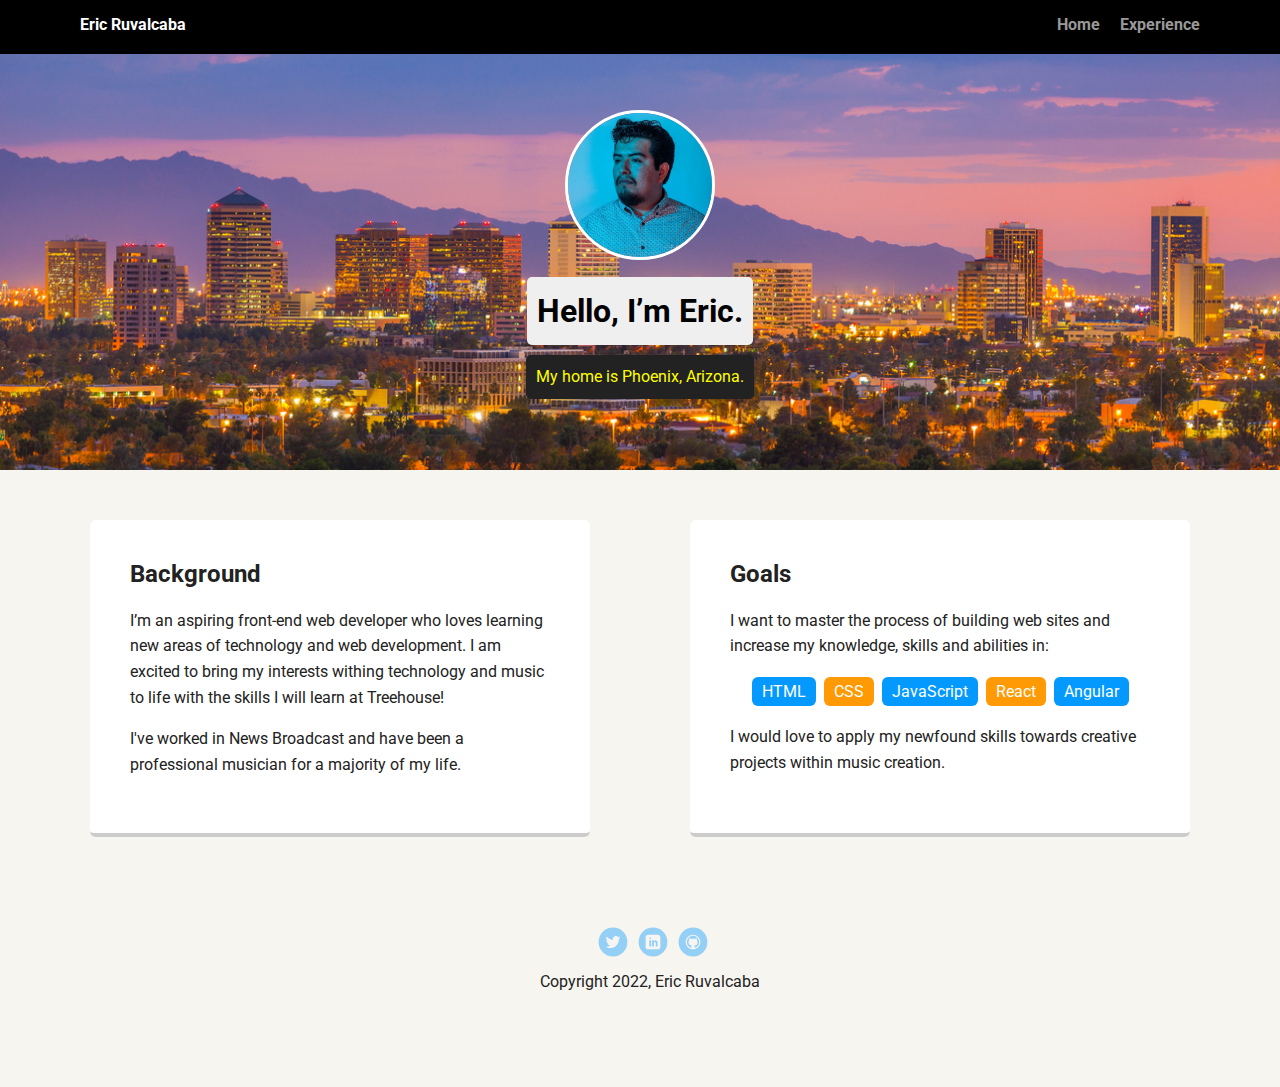
<file: index.html>
<!doctype html>
<html lang="en">
<head>
  <meta charset="utf-8">
  <title>Eric Ruvalcaba's Profile</title>
  <meta name="viewport" content="width=device-width, initial-scale=1.0">
  <link rel="stylesheet" href="styles.css">
  <link href="https://fonts.googleapis.com/css?family=Muli%7CRoboto:400,300,500,700,900" rel="stylesheet"></head>
  <body>

    <div class="main-nav">
        <ul class="nav">
          <li class="name">Eric Ruvalcaba</li>
          <li><a href="index.html">Home</a></li>
          <li><a href="experience.html">Experience</a></li>
        </ul>
    </div>

    <header>
      <img src="images/me.jpg" alt="Portrait of Eric Ruvalcaba" class="profile-image">
      <h1 class="tag name">Hello, I’m Eric.</h1>
      <p class="tag location">My home is Phoenix, Arizona.</p>
    </header>

    <main class="flex">
      <div class="card">
        <h2>Background</h2>
        <p>I’m an aspiring front-end web developer who loves learning new areas of technology and web development. I am excited to bring my interests withing technology and music to life with the skills I will learn at Treehouse!</p>
        <p>I've worked in News Broadcast and have been a professional musician for a majority of my life.</p>
      </div> 

      <div class="card">
        <h2>Goals</h2>
        <p>I want to master the process of building web sites and increase my knowledge, skills and abilities in:</p>
        <ul class="skills">
          <li>HTML</li>
          <li>CSS</li>
          <li>JavaScript</li>
          <li>React</li>
          <li>Angular</li>
        </ul>
        <p>I would love to apply my newfound skills towards creative projects within music creation.</p>
      </div> 

    </main>
    <footer>
      <ul>
        <li><a href="https://twitter.com/mister_fabuloso" class="social twitter">Twitter</a></li>
        <li><a href="https://www.linkedin.com/in/eric-ruvalcaba-164336245/" class="social linkedin">LinkedIn</a></li>
        <li><a href="https://github.com/eruvalcaba94" class="social github">Github</a></li>
      </ul>
      <p class="copyright">Copyright 2022, Eric Ruvalcaba</p>
    </footer>
  </body>
  </html>
</file>
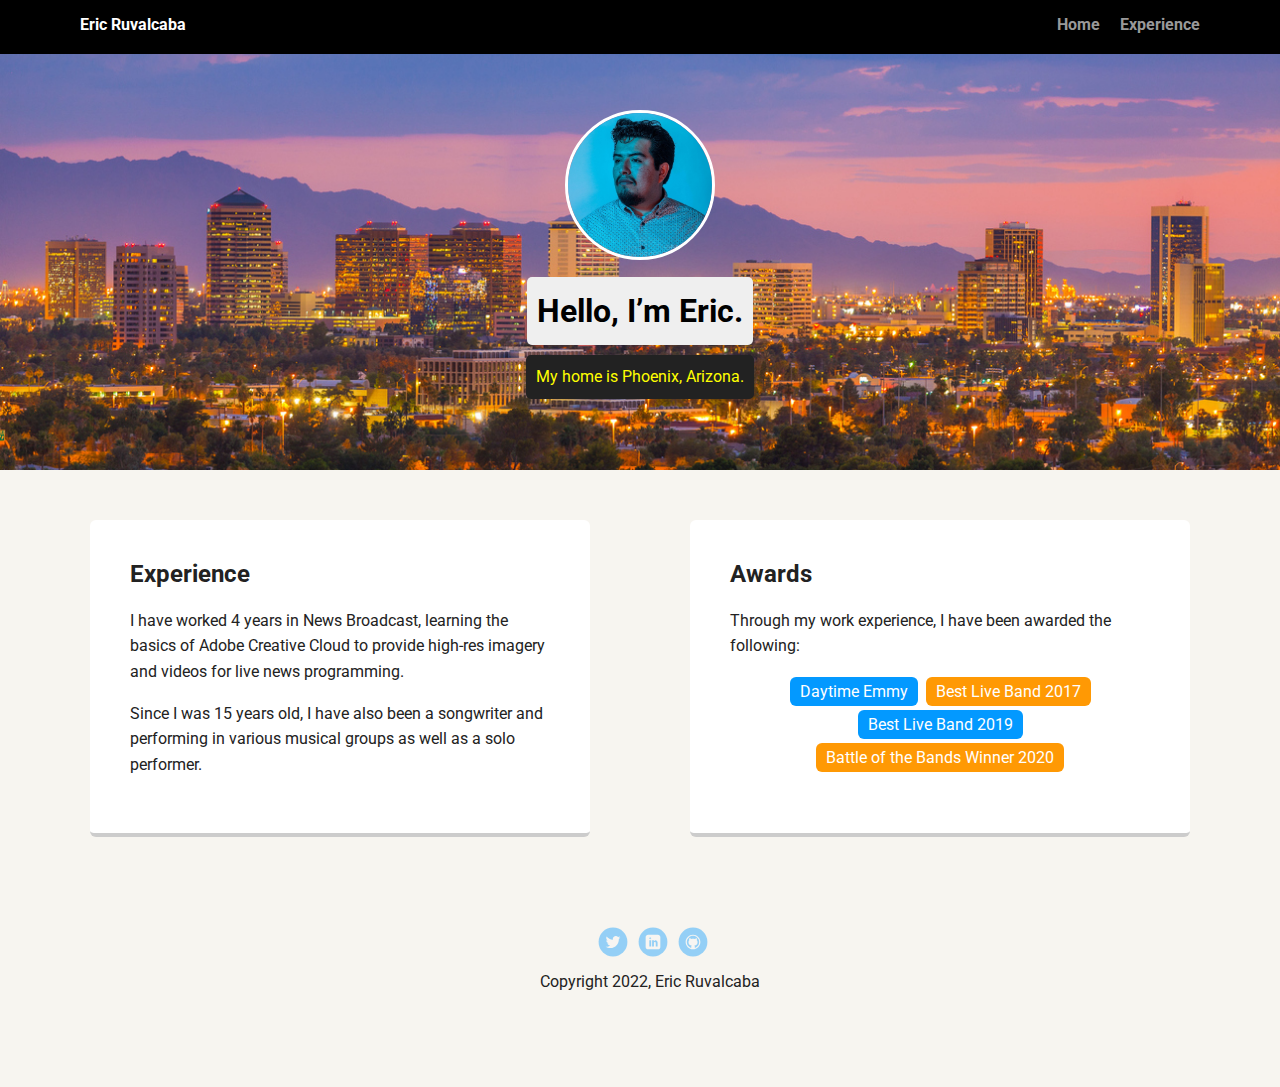
<file: experience.html>
<!doctype html>
<html lang="en">
<head>
  <meta charset="utf-8">
  <title>Eric Ruvalcaba's Profile</title>
  <meta name="viewport" content="width=device-width, initial-scale=1.0">
  <link rel="stylesheet" href="styles.css">
  <link href="https://fonts.googleapis.com/css?family=Muli%7CRoboto:400,300,500,700,900" rel="stylesheet"></head>
  <body>

    <div class="main-nav">
        <ul class="nav">
          <li class="name">Eric Ruvalcaba</li>
          <li><a href="index.html">Home</a></li>
          <li><a href="experience.html">Experience</a></li>
        </ul>
    </div>

    <header>
      <img src="images/me.jpg" alt="Portrait of Eric Ruvalcaba" class="profile-image">
      <h1 class="tag name">Hello, I’m Eric.</h1>
      <p class="tag location">My home is Phoenix, Arizona.</p>
    </header>

    <main class="flex">
      <div class="card">
        <h2>Experience</h2>
        <p>I have worked 4 years in News Broadcast, learning the basics of Adobe Creative Cloud to provide high-res imagery and videos for live news programming.</p>
        <p>Since I was 15 years old, I have also been a songwriter and performing in various musical groups as well as a solo performer.</p>
      </div> 

      <div class="card">
        <h2>Awards</h2>
        <p>Through my work experience, I have been awarded the following:</p>
        <ul class="skills">
          <li>Daytime Emmy</li>
          <li>Best Live Band 2017</li>
          <li>Best Live Band 2019</li>
          <li>Battle of the Bands Winner 2020</li>
        </ul>
      </div> 

    </main>
    <footer>
      <ul>
        <li><a href="https://twitter.com/mister_fabuloso" class="social twitter">Twitter</a></li>
        <li><a href="https://www.linkedin.com/in/eric-ruvalcaba-164336245/" class="social linkedin">LinkedIn</a></li>
        <li><a href="https://github.com/eruvalcaba94" class="social github">Github</a></li>
      </ul>
      <p class="copyright">Copyright 2022, Eric Ruvalcaba</p>
    </footer>
  </body>
  </html>
</file>
<file: styles.css>
/* Global Layout Set-up */
* { 
  box-sizing: border-box;
}
  
body {
  margin: 0;
  padding: 0;
  text-align: center;
  font-family: 'Roboto', sans-serif;
  color: #222;
  background: #f7f5f0;
}
/* Link Styles */

a {
  text-decoration: none;
  color: #999;
}
a:hover {
  color: #6633ff;
}

/* Section Styles */

.main-nav {
  width: 100%;
  background: black;
  min-height: 30px;
  padding: 10px;
  position: fixed;
  text-align: center;
}
.nav {
  display: flex;
  justify-content: space-around;
  font-weight: 700;
  list-style-type: none;
  margin: 0 auto;
  padding: 0;
}

.nav .name {
    display: block;
    margin-right: auto;
    color: white;
}
.nav li {
  padding: 5px 10px 10px 10px;
}
.nav a {
  transition: all .5s;
}
.nav a:hover {
  color: white
}

header {
  text-align: center;
  background: url('images/rsz_phxsky.jpg') no-repeat center ;
  background-size: cover;
  overflow: hidden;
  padding-top: 60px;
}
header {
  line-height: 1.5;
}
header .profile-image {
  margin-top: 50px;
  width: 150px;
  height: 150px;
  border-radius: 50%;
  border: 3px solid white;
  transition: all .5s;
}
header .profile-image:hover {
  transform: scale(1.2) rotate(5deg);
}
.tag {
  background-color: #efefef;
  color: black;
  padding: 10px;
  border-radius: 5px;
  display: table;
  margin: 10px auto;
} 
.location {
  background-color: #222;
  color: yellow;
}
.card {
  margin: 30px;
  padding: 20px 40px 40px;
  max-width: 500px;
  text-align: left;
  background: #fff;
  border-bottom: 4px solid #ccc;
  border-radius: 6px;
  transition: all .5s;
}
.card:hover {
  border-color: #ff99ff;
}

ul.skills {
  padding: 0;
  text-align: center;
}

.skills li {
  border-radius: 6px;
  display: inline-block;
  background: #ff9904;
  color: white;
  padding: 5px 10px;
  margin: 2px;
}

.skills li:nth-child(odd) {
  background: #0399ff;
}

footer {
  width: 100%;
  min-height: 30px;
  padding: 20px 0 40px 20px;
}

footer .copyright {
  top: -8px;
  font-size: .75em;
}

footer ul {
  list-style-type: none;
  margin: 0;
  padding: 0;
}

footer ul li {
  display: inline-block;
}

a.social {
  display: inline-block;
  text-indent: -9999px;
  margin-left: 5px;
  width: 30px;
  height: 30px;
  background-size: 30px 30px;
  opacity: .4;
  transition: all .5s;
}
a.twitter {
  background-image: url(images/twitter.svg);
}
a.linkedin {
  background-image: url(images/linkedin.svg);
}
a.github {
  background-image: url(images/github.svg);
}
a.social:hover {
  opacity: 1;
}
.clearfix {
  clear: both;
}

/* Styles for larger screens */
@media screen and (min-width: 720px) {
  
  .flex {
      display: -ms-flexbox;      /* TWEENER - IE 10 */
      display: flex; 
      max-width: 1200px;
      -ms-flex-pack: distribute;
      justify-content: space-around;
      margin: 0 auto;
  }

  header {
    min-height: 470px;
  }

  .nav {
    max-width: 1200px;
    padding: 0 30px;
  }


  main {
    padding-top: 20px;
  }

  main p {
    line-height: 1.6em;
  }

  footer {
    font-size: 1.3em;
    max-width: 1200px;
    margin: 40px auto;
  }

}
</file>
